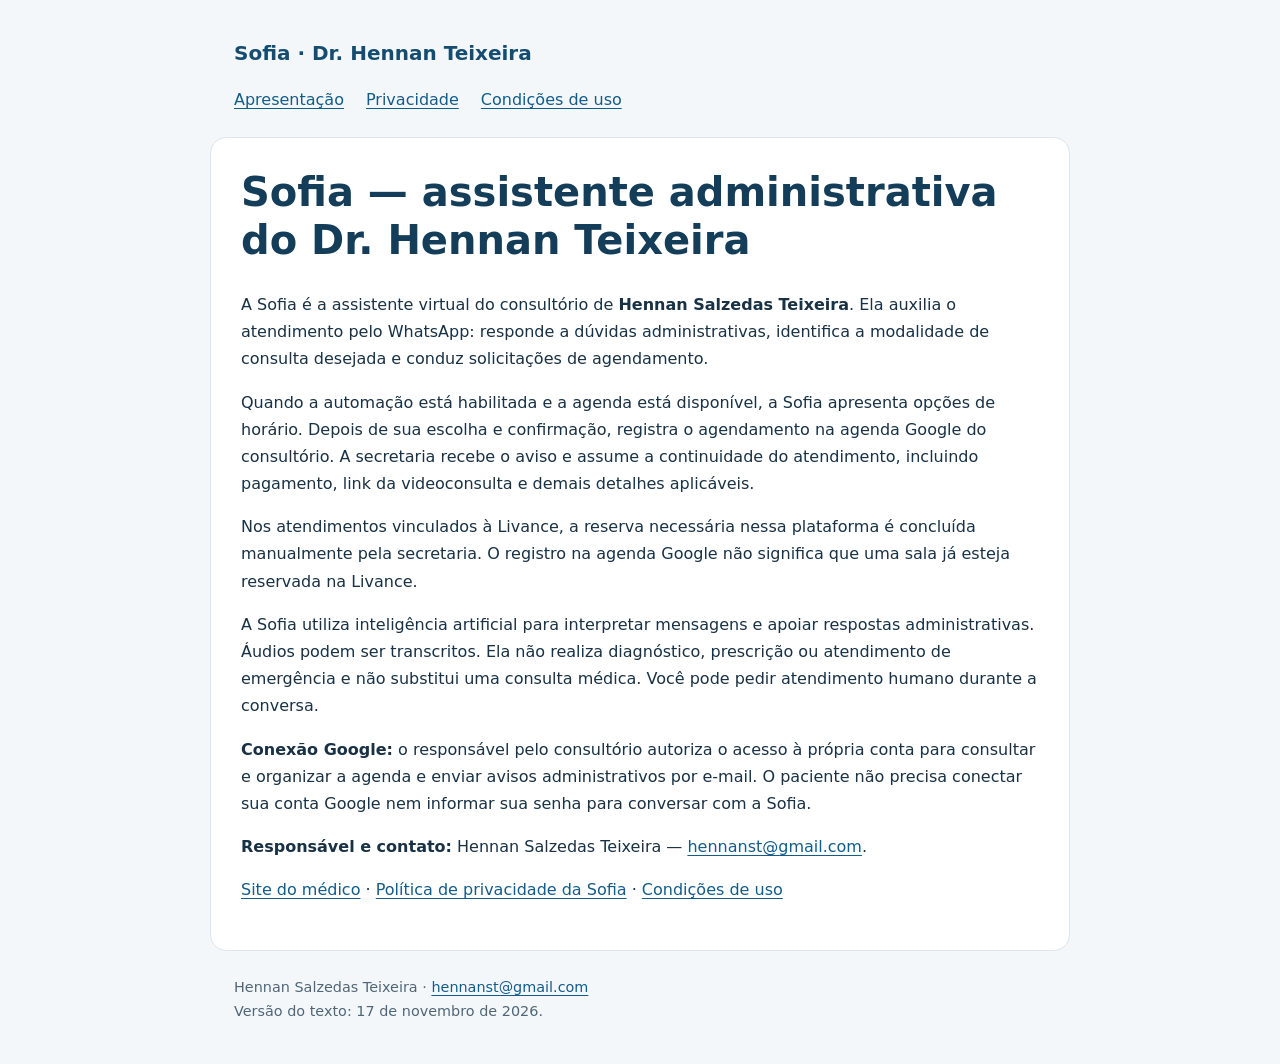
<file: sofia/index.html>
<!doctype html>
<html lang="pt-BR">
<head>
  <meta charset="utf-8">
  <meta http-equiv="Content-Security-Policy" content="default-src 'none'; script-src 'none'; style-src 'self'; img-src 'none'; font-src 'none'; connect-src 'none'; object-src 'none'; base-uri 'none'; form-action 'none'; upgrade-insecure-requests">
  <meta name="referrer" content="no-referrer">
  <meta name="viewport" content="width=device-width, initial-scale=1">
  <meta name="description" content="Sofia: atendimento administrativo, agendamento e informações de privacidade do consultório do Dr. Hennan Teixeira.">
  <title>Sofia — assistente administrativa do Dr. Hennan Teixeira</title>
  <link rel="stylesheet" href="styles.css">
</head>
<body>
  <header>
    <a class="brand" href="index.html">Sofia · Dr. Hennan Teixeira</a>
    <nav aria-label="Navegação principal">
      <a href="index.html">Apresentação</a>
      <a href="privacidade/index.html">Privacidade</a>
      <a href="termos/index.html">Condições de uso</a>
    </nav>
  </header>
  <main><h1>Sofia — assistente administrativa do Dr. Hennan Teixeira</h1>
<p>A Sofia é a assistente virtual do consultório de <strong>Hennan Salzedas Teixeira</strong>. Ela auxilia o atendimento pelo WhatsApp: responde a dúvidas administrativas, identifica a modalidade de consulta desejada e conduz solicitações de agendamento.</p>
<p>Quando a automação está habilitada e a agenda está disponível, a Sofia apresenta opções de horário. Depois de sua escolha e confirmação, registra o agendamento na agenda Google do consultório. A secretaria recebe o aviso e assume a continuidade do atendimento, incluindo pagamento, link da videoconsulta e demais detalhes aplicáveis.</p>
<p>Nos atendimentos vinculados à Livance, a reserva necessária nessa plataforma é concluída manualmente pela secretaria. O registro na agenda Google não significa que uma sala já esteja reservada na Livance.</p>
<p>A Sofia utiliza inteligência artificial para interpretar mensagens e apoiar respostas administrativas. Áudios podem ser transcritos. Ela não realiza diagnóstico, prescrição ou atendimento de emergência e não substitui uma consulta médica. Você pode pedir atendimento humano durante a conversa.</p>
<p><strong>Conexão Google:</strong> o responsável pelo consultório autoriza o acesso à própria conta para consultar e organizar a agenda e enviar avisos administrativos por e-mail. O paciente não precisa conectar sua conta Google nem informar sua senha para conversar com a Sofia.</p>
<p><strong>Responsável e contato:</strong> Hennan Salzedas Teixeira — <a href="mailto:hennanst@gmail.com" rel="noopener noreferrer">hennanst@gmail.com</a>.</p>
<p><a href="https://drhennanteixeira.com.br/" rel="noopener noreferrer">Site do médico</a> · <a href="privacidade/index.html" rel="noopener noreferrer">Política de privacidade da Sofia</a> · <a href="termos/index.html" rel="noopener noreferrer">Condições de uso</a></p></main>
  <footer>Hennan Salzedas Teixeira · <a href="mailto:hennanst@gmail.com">hennanst@gmail.com</a><br>Versão do texto: 17 de novembro de 2026.</footer>
</body>
</html>
</file>
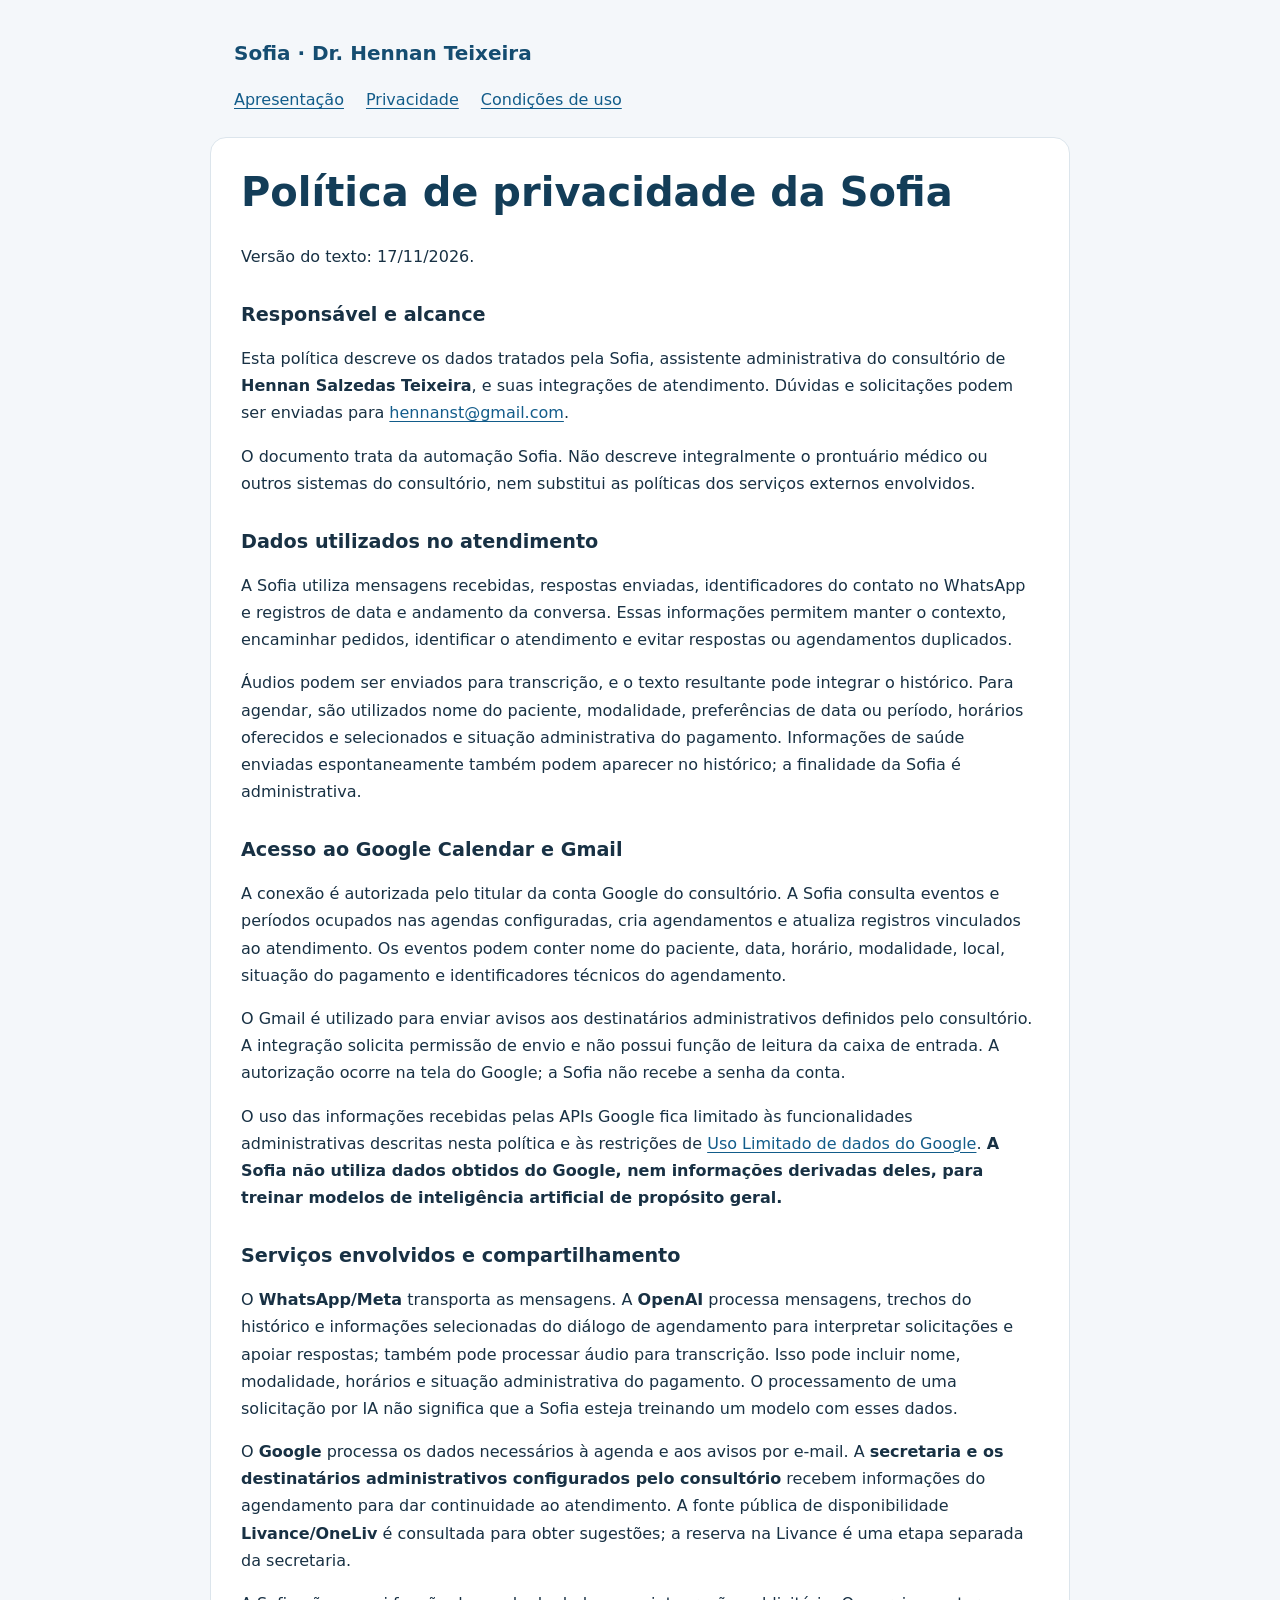
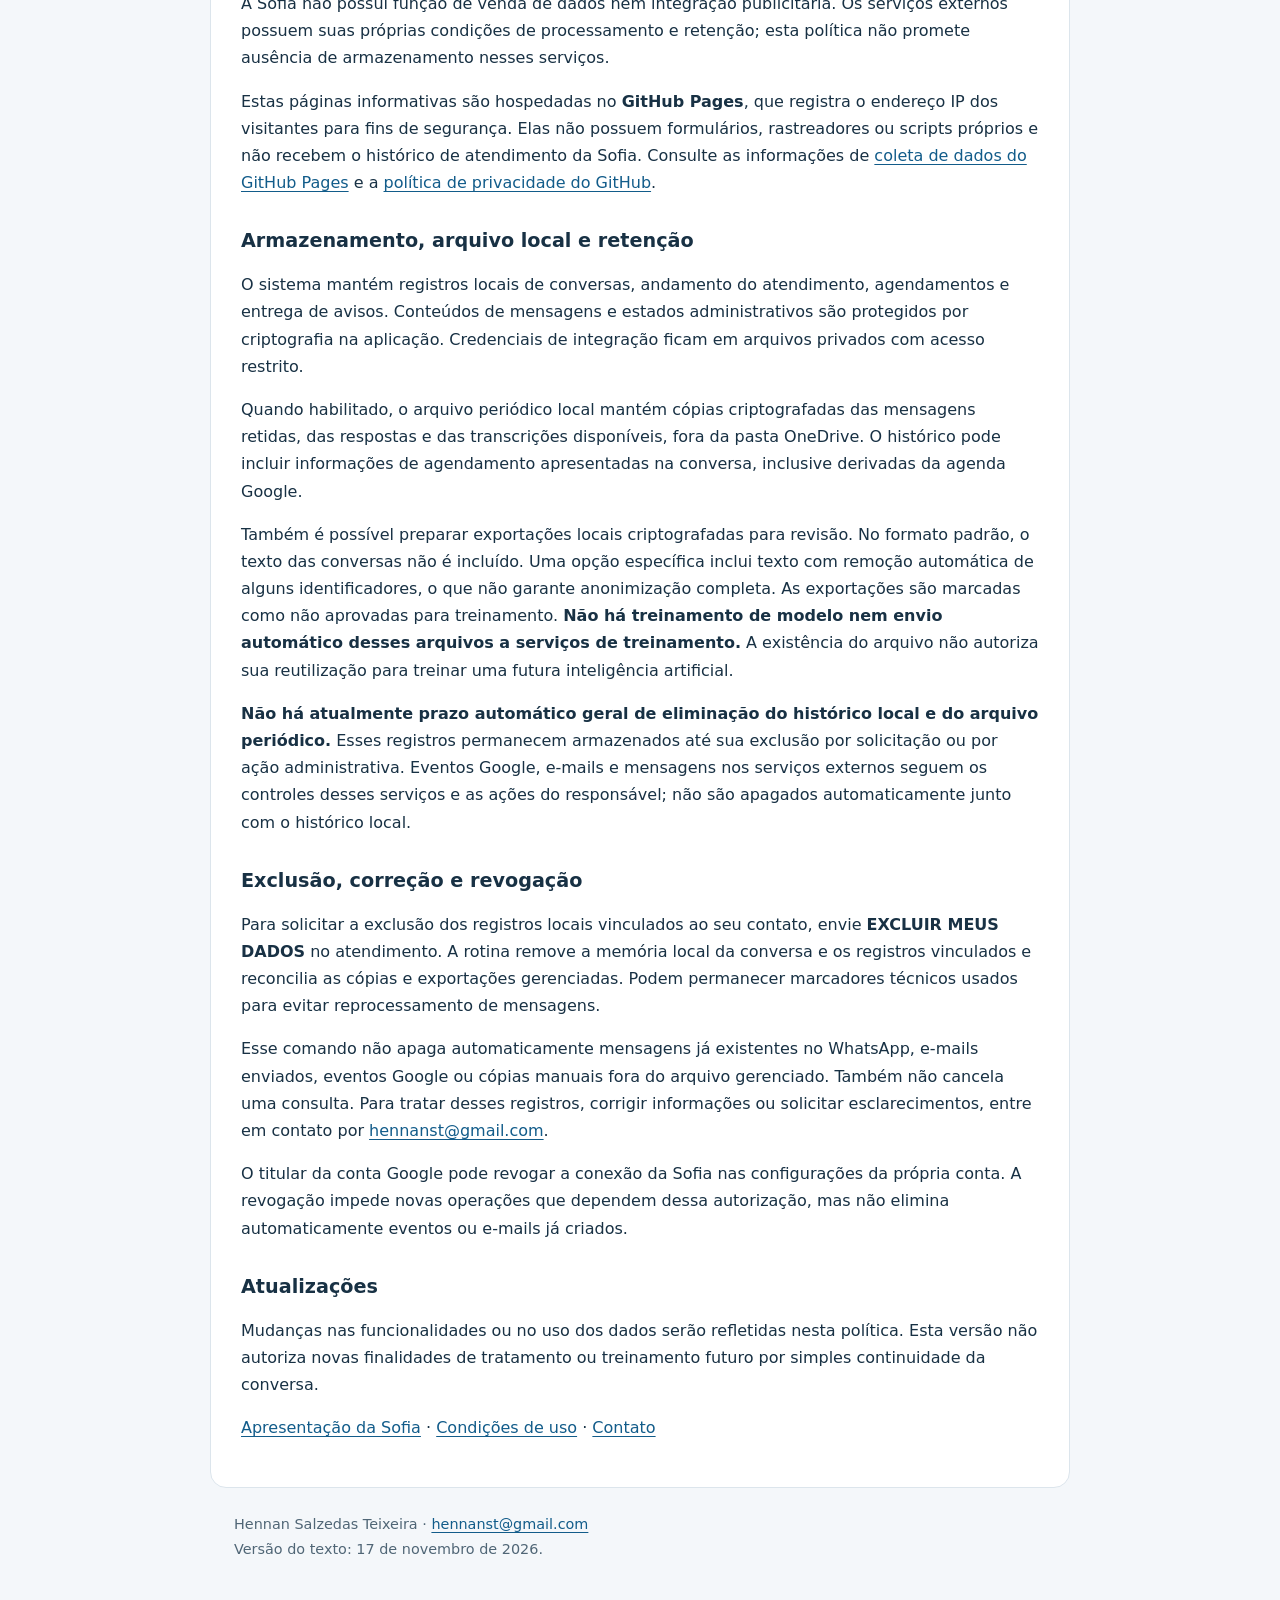
<file: sofia/privacidade/index.html>
<!doctype html>
<html lang="pt-BR">
<head>
  <meta charset="utf-8">
  <meta http-equiv="Content-Security-Policy" content="default-src 'none'; script-src 'none'; style-src 'self'; img-src 'none'; font-src 'none'; connect-src 'none'; object-src 'none'; base-uri 'none'; form-action 'none'; upgrade-insecure-requests">
  <meta name="referrer" content="no-referrer">
  <meta name="viewport" content="width=device-width, initial-scale=1">
  <meta name="description" content="Sofia: atendimento administrativo, agendamento e informações de privacidade do consultório do Dr. Hennan Teixeira.">
  <title>Política de privacidade da Sofia</title>
  <link rel="stylesheet" href="../styles.css">
</head>
<body>
  <header>
    <a class="brand" href="../index.html">Sofia · Dr. Hennan Teixeira</a>
    <nav aria-label="Navegação principal">
      <a href="../index.html">Apresentação</a>
      <a href="../privacidade/index.html">Privacidade</a>
      <a href="../termos/index.html">Condições de uso</a>
    </nav>
  </header>
  <main><h1>Política de privacidade da Sofia</h1>
<p>Versão do texto: 17/11/2026.</p>
<h2>Responsável e alcance</h2>
<p>Esta política descreve os dados tratados pela Sofia, assistente administrativa do consultório de <strong>Hennan Salzedas Teixeira</strong>, e suas integrações de atendimento. Dúvidas e solicitações podem ser enviadas para <a href="mailto:hennanst@gmail.com" rel="noopener noreferrer">hennanst@gmail.com</a>.</p>
<p>O documento trata da automação Sofia. Não descreve integralmente o prontuário médico ou outros sistemas do consultório, nem substitui as políticas dos serviços externos envolvidos.</p>
<h2>Dados utilizados no atendimento</h2>
<p>A Sofia utiliza mensagens recebidas, respostas enviadas, identificadores do contato no WhatsApp e registros de data e andamento da conversa. Essas informações permitem manter o contexto, encaminhar pedidos, identificar o atendimento e evitar respostas ou agendamentos duplicados.</p>
<p>Áudios podem ser enviados para transcrição, e o texto resultante pode integrar o histórico. Para agendar, são utilizados nome do paciente, modalidade, preferências de data ou período, horários oferecidos e selecionados e situação administrativa do pagamento. Informações de saúde enviadas espontaneamente também podem aparecer no histórico; a finalidade da Sofia é administrativa.</p>
<h2>Acesso ao Google Calendar e Gmail</h2>
<p>A conexão é autorizada pelo titular da conta Google do consultório. A Sofia consulta eventos e períodos ocupados nas agendas configuradas, cria agendamentos e atualiza registros vinculados ao atendimento. Os eventos podem conter nome do paciente, data, horário, modalidade, local, situação do pagamento e identificadores técnicos do agendamento.</p>
<p>O Gmail é utilizado para enviar avisos aos destinatários administrativos definidos pelo consultório. A integração solicita permissão de envio e não possui função de leitura da caixa de entrada. A autorização ocorre na tela do Google; a Sofia não recebe a senha da conta.</p>
<p>O uso das informações recebidas pelas APIs Google fica limitado às funcionalidades administrativas descritas nesta política e às restrições de <a href="https://developers.google.com/workspace/workspace-api-user-data-developer-policy#limited_use_of_user_data" rel="noopener noreferrer">Uso Limitado de dados do Google</a>. <strong>A Sofia não utiliza dados obtidos do Google, nem informações derivadas deles, para treinar modelos de inteligência artificial de propósito geral.</strong></p>
<h2>Serviços envolvidos e compartilhamento</h2>
<p>O <strong>WhatsApp/Meta</strong> transporta as mensagens. A <strong>OpenAI</strong> processa mensagens, trechos do histórico e informações selecionadas do diálogo de agendamento para interpretar solicitações e apoiar respostas; também pode processar áudio para transcrição. Isso pode incluir nome, modalidade, horários e situação administrativa do pagamento. O processamento de uma solicitação por IA não significa que a Sofia esteja treinando um modelo com esses dados.</p>
<p>O <strong>Google</strong> processa os dados necessários à agenda e aos avisos por e-mail. A <strong>secretaria e os destinatários administrativos configurados pelo consultório</strong> recebem informações do agendamento para dar continuidade ao atendimento. A fonte pública de disponibilidade <strong>Livance/OneLiv</strong> é consultada para obter sugestões; a reserva na Livance é uma etapa separada da secretaria.</p>
<p>A Sofia não possui função de venda de dados nem integração publicitária. Os serviços externos possuem suas próprias condições de processamento e retenção; esta política não promete ausência de armazenamento nesses serviços.</p>
<p>Estas páginas informativas são hospedadas no <strong>GitHub Pages</strong>, que registra o endereço IP dos visitantes para fins de segurança. Elas não possuem formulários, rastreadores ou scripts próprios e não recebem o histórico de atendimento da Sofia. Consulte as informações de <a href="https://docs.github.com/en/pages/getting-started-with-github-pages/what-is-github-pages#data-collection" rel="noopener noreferrer">coleta de dados do GitHub Pages</a> e a <a href="https://docs.github.com/en/site-policy/privacy-policies/github-general-privacy-statement" rel="noopener noreferrer">política de privacidade do GitHub</a>.</p>
<h2>Armazenamento, arquivo local e retenção</h2>
<p>O sistema mantém registros locais de conversas, andamento do atendimento, agendamentos e entrega de avisos. Conteúdos de mensagens e estados administrativos são protegidos por criptografia na aplicação. Credenciais de integração ficam em arquivos privados com acesso restrito.</p>
<p>Quando habilitado, o arquivo periódico local mantém cópias criptografadas das mensagens retidas, das respostas e das transcrições disponíveis, fora da pasta OneDrive. O histórico pode incluir informações de agendamento apresentadas na conversa, inclusive derivadas da agenda Google.</p>
<p>Também é possível preparar exportações locais criptografadas para revisão. No formato padrão, o texto das conversas não é incluído. Uma opção específica inclui texto com remoção automática de alguns identificadores, o que não garante anonimização completa. As exportações são marcadas como não aprovadas para treinamento. <strong>Não há treinamento de modelo nem envio automático desses arquivos a serviços de treinamento.</strong> A existência do arquivo não autoriza sua reutilização para treinar uma futura inteligência artificial.</p>
<p><strong>Não há atualmente prazo automático geral de eliminação do histórico local e do arquivo periódico.</strong> Esses registros permanecem armazenados até sua exclusão por solicitação ou por ação administrativa. Eventos Google, e-mails e mensagens nos serviços externos seguem os controles desses serviços e as ações do responsável; não são apagados automaticamente junto com o histórico local.</p>
<h2>Exclusão, correção e revogação</h2>
<p>Para solicitar a exclusão dos registros locais vinculados ao seu contato, envie <strong>EXCLUIR MEUS DADOS</strong> no atendimento. A rotina remove a memória local da conversa e os registros vinculados e reconcilia as cópias e exportações gerenciadas. Podem permanecer marcadores técnicos usados para evitar reprocessamento de mensagens.</p>
<p>Esse comando não apaga automaticamente mensagens já existentes no WhatsApp, e-mails enviados, eventos Google ou cópias manuais fora do arquivo gerenciado. Também não cancela uma consulta. Para tratar desses registros, corrigir informações ou solicitar esclarecimentos, entre em contato por <a href="mailto:hennanst@gmail.com" rel="noopener noreferrer">hennanst@gmail.com</a>.</p>
<p>O titular da conta Google pode revogar a conexão da Sofia nas configurações da própria conta. A revogação impede novas operações que dependem dessa autorização, mas não elimina automaticamente eventos ou e-mails já criados.</p>
<h2>Atualizações</h2>
<p>Mudanças nas funcionalidades ou no uso dos dados serão refletidas nesta política. Esta versão não autoriza novas finalidades de tratamento ou treinamento futuro por simples continuidade da conversa.</p>
<p><a href="../index.html" rel="noopener noreferrer">Apresentação da Sofia</a> · <a href="../termos/index.html" rel="noopener noreferrer">Condições de uso</a> · <a href="mailto:hennanst@gmail.com" rel="noopener noreferrer">Contato</a></p></main>
  <footer>Hennan Salzedas Teixeira · <a href="mailto:hennanst@gmail.com">hennanst@gmail.com</a><br>Versão do texto: 17 de novembro de 2026.</footer>
</body>
</html>
</file>
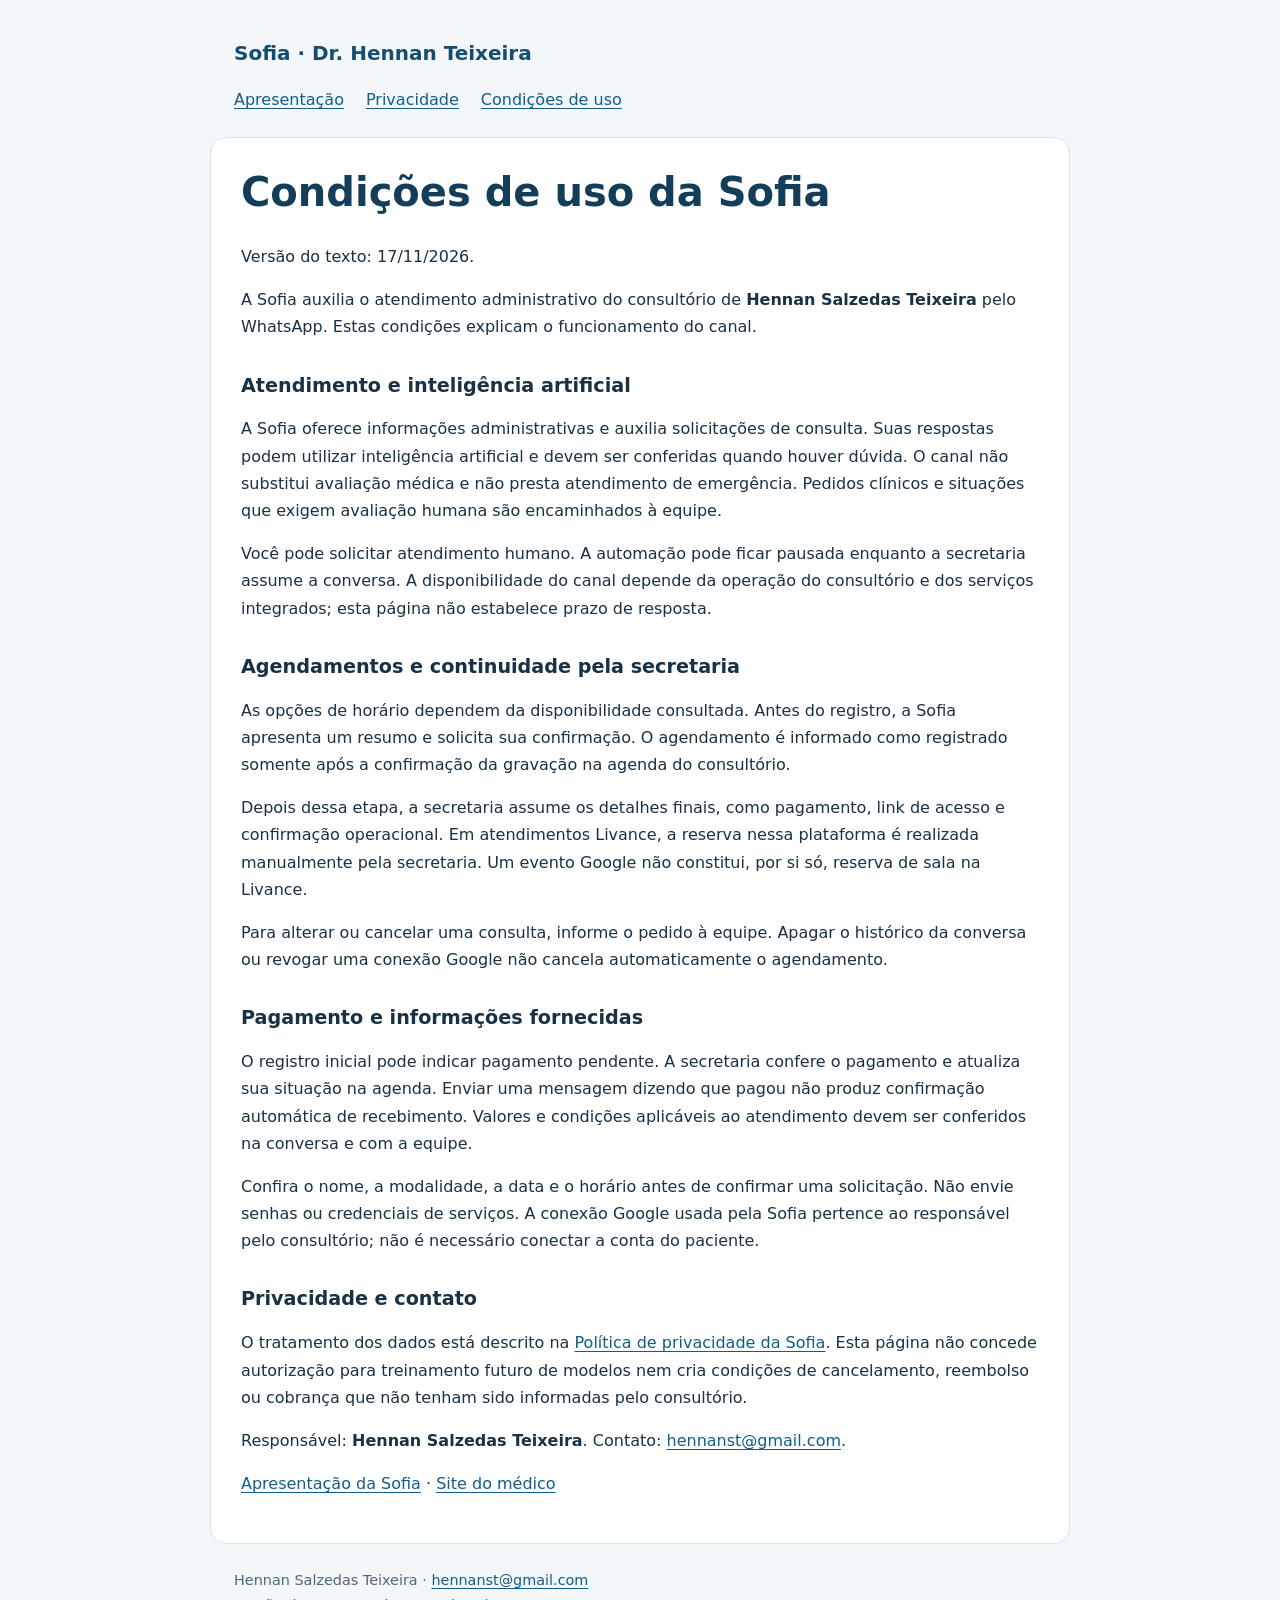
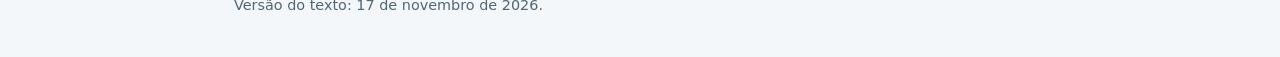
<file: sofia/termos/index.html>
<!doctype html>
<html lang="pt-BR">
<head>
  <meta charset="utf-8">
  <meta http-equiv="Content-Security-Policy" content="default-src 'none'; script-src 'none'; style-src 'self'; img-src 'none'; font-src 'none'; connect-src 'none'; object-src 'none'; base-uri 'none'; form-action 'none'; upgrade-insecure-requests">
  <meta name="referrer" content="no-referrer">
  <meta name="viewport" content="width=device-width, initial-scale=1">
  <meta name="description" content="Sofia: atendimento administrativo, agendamento e informações de privacidade do consultório do Dr. Hennan Teixeira.">
  <title>Condições de uso da Sofia</title>
  <link rel="stylesheet" href="../styles.css">
</head>
<body>
  <header>
    <a class="brand" href="../index.html">Sofia · Dr. Hennan Teixeira</a>
    <nav aria-label="Navegação principal">
      <a href="../index.html">Apresentação</a>
      <a href="../privacidade/index.html">Privacidade</a>
      <a href="../termos/index.html">Condições de uso</a>
    </nav>
  </header>
  <main><h1>Condições de uso da Sofia</h1>
<p>Versão do texto: 17/11/2026.</p>
<p>A Sofia auxilia o atendimento administrativo do consultório de <strong>Hennan Salzedas Teixeira</strong> pelo WhatsApp. Estas condições explicam o funcionamento do canal.</p>
<h2>Atendimento e inteligência artificial</h2>
<p>A Sofia oferece informações administrativas e auxilia solicitações de consulta. Suas respostas podem utilizar inteligência artificial e devem ser conferidas quando houver dúvida. O canal não substitui avaliação médica e não presta atendimento de emergência. Pedidos clínicos e situações que exigem avaliação humana são encaminhados à equipe.</p>
<p>Você pode solicitar atendimento humano. A automação pode ficar pausada enquanto a secretaria assume a conversa. A disponibilidade do canal depende da operação do consultório e dos serviços integrados; esta página não estabelece prazo de resposta.</p>
<h2>Agendamentos e continuidade pela secretaria</h2>
<p>As opções de horário dependem da disponibilidade consultada. Antes do registro, a Sofia apresenta um resumo e solicita sua confirmação. O agendamento é informado como registrado somente após a confirmação da gravação na agenda do consultório.</p>
<p>Depois dessa etapa, a secretaria assume os detalhes finais, como pagamento, link de acesso e confirmação operacional. Em atendimentos Livance, a reserva nessa plataforma é realizada manualmente pela secretaria. Um evento Google não constitui, por si só, reserva de sala na Livance.</p>
<p>Para alterar ou cancelar uma consulta, informe o pedido à equipe. Apagar o histórico da conversa ou revogar uma conexão Google não cancela automaticamente o agendamento.</p>
<h2>Pagamento e informações fornecidas</h2>
<p>O registro inicial pode indicar pagamento pendente. A secretaria confere o pagamento e atualiza sua situação na agenda. Enviar uma mensagem dizendo que pagou não produz confirmação automática de recebimento. Valores e condições aplicáveis ao atendimento devem ser conferidos na conversa e com a equipe.</p>
<p>Confira o nome, a modalidade, a data e o horário antes de confirmar uma solicitação. Não envie senhas ou credenciais de serviços. A conexão Google usada pela Sofia pertence ao responsável pelo consultório; não é necessário conectar a conta do paciente.</p>
<h2>Privacidade e contato</h2>
<p>O tratamento dos dados está descrito na <a href="../privacidade/index.html" rel="noopener noreferrer">Política de privacidade da Sofia</a>. Esta página não concede autorização para treinamento futuro de modelos nem cria condições de cancelamento, reembolso ou cobrança que não tenham sido informadas pelo consultório.</p>
<p>Responsável: <strong>Hennan Salzedas Teixeira</strong>. Contato: <a href="mailto:hennanst@gmail.com" rel="noopener noreferrer">hennanst@gmail.com</a>.</p>
<p><a href="../index.html" rel="noopener noreferrer">Apresentação da Sofia</a> · <a href="https://drhennanteixeira.com.br/" rel="noopener noreferrer">Site do médico</a></p></main>
  <footer>Hennan Salzedas Teixeira · <a href="mailto:hennanst@gmail.com">hennanst@gmail.com</a><br>Versão do texto: 17 de novembro de 2026.</footer>
</body>
</html>
</file>
<file: sofia/styles.css>
:root { color-scheme: light; font-family: system-ui, -apple-system, "Segoe UI", sans-serif; color: #183144; background: #f4f7fa; }
* { box-sizing: border-box; }
body { margin: 0; line-height: 1.7; }
header, main, footer { max-width: 860px; margin: auto; padding: 24px; }
header { padding-top: 36px; }
.brand { color: #154d71; font-size: 1.25rem; font-weight: 700; text-decoration: none; }
nav { display: flex; flex-wrap: wrap; gap: 8px 22px; margin-top: 16px; }
a { color: #125c8a; text-underline-offset: 3px; }
a:hover { color: #083a59; }
a:focus-visible { outline: 3px solid #e2a727; outline-offset: 4px; }
main { background: white; border: 1px solid #dce5ec; border-radius: 16px; padding: 30px; }
h1 { line-height: 1.2; font-size: clamp(1.8rem, 5vw, 2.5rem); margin-top: 0; color: #133d58; }
h2 { font-size: 1.2rem; margin-top: 32px; line-height: 1.4; }
h3 { font-size: 1.05rem; }
p, li { overflow-wrap: anywhere; }
li { margin-bottom: 8px; }
footer { font-size: .9rem; color: #506676; padding-bottom: 40px; }
.date { color: #506676; font-size: .9rem; }
@media (max-width: 620px) { main { border-radius: 0; border-left: 0; border-right: 0; padding: 24px; } }
</file>
